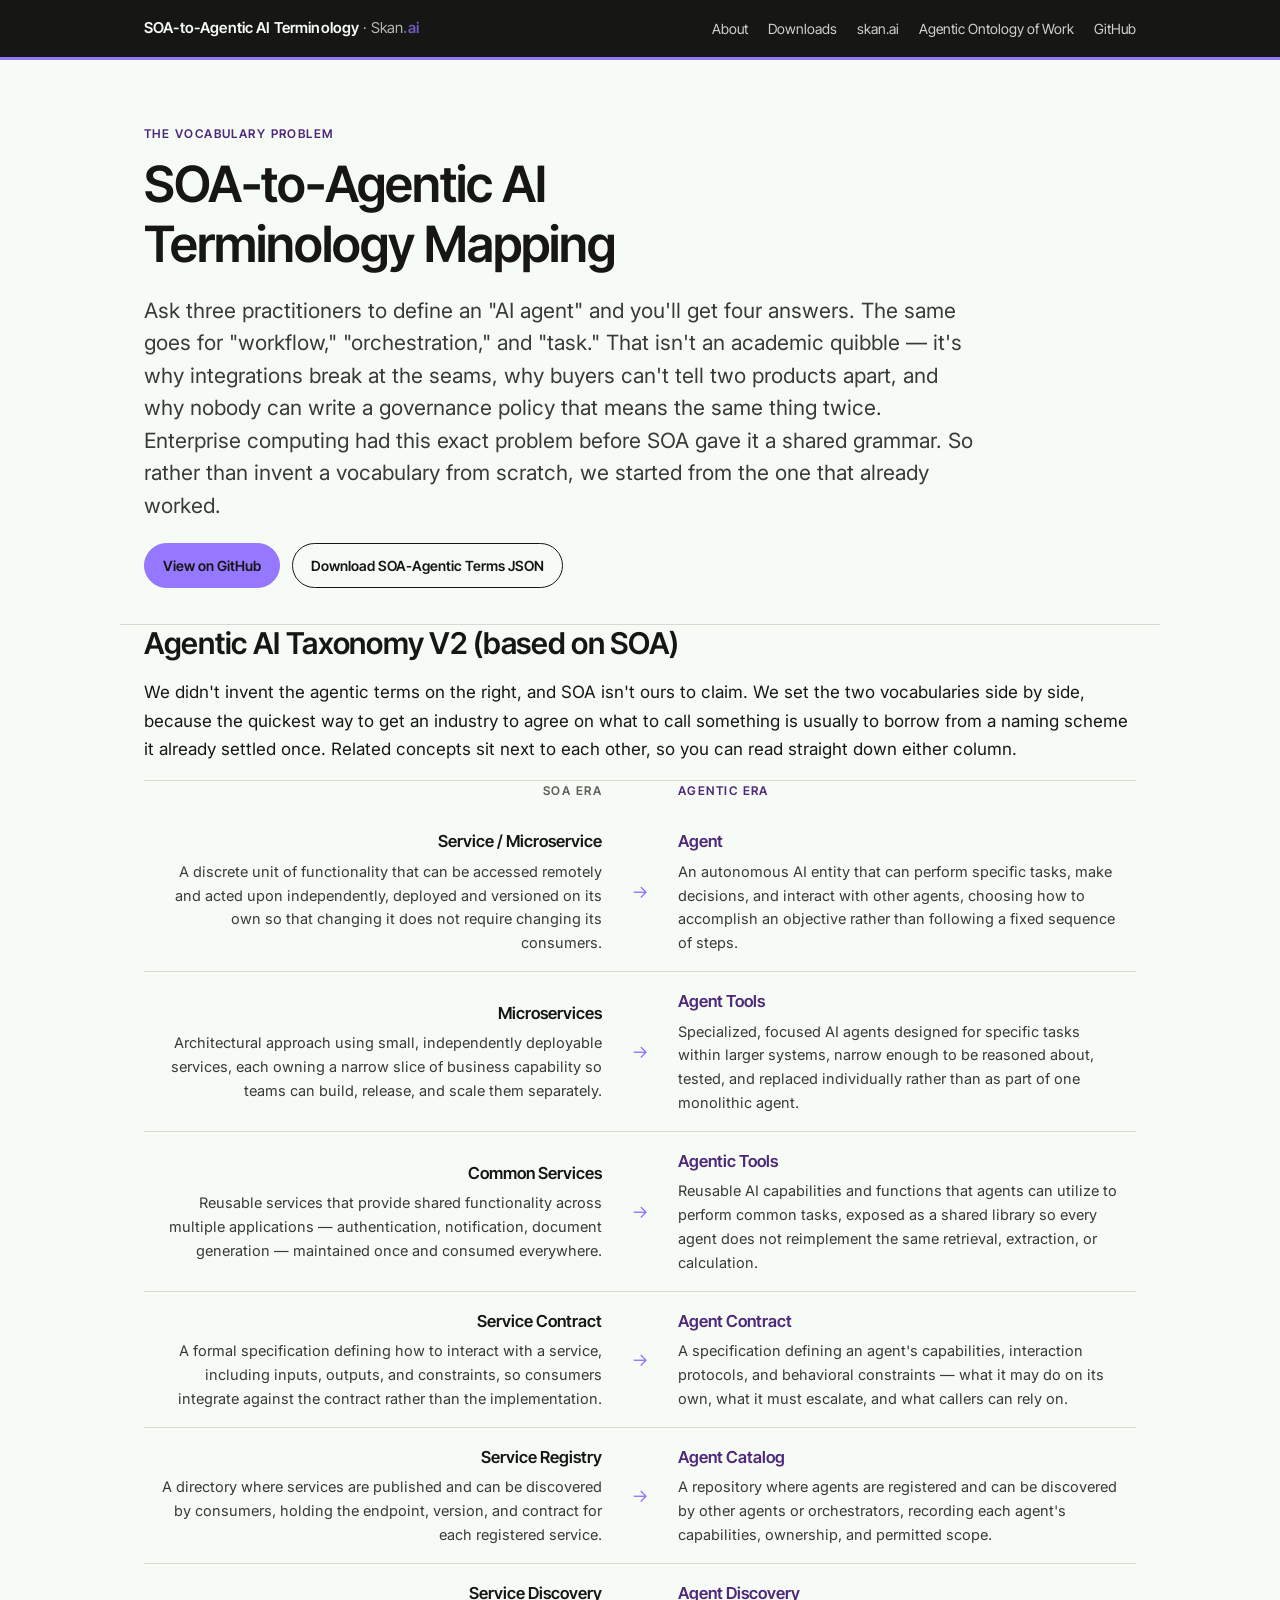
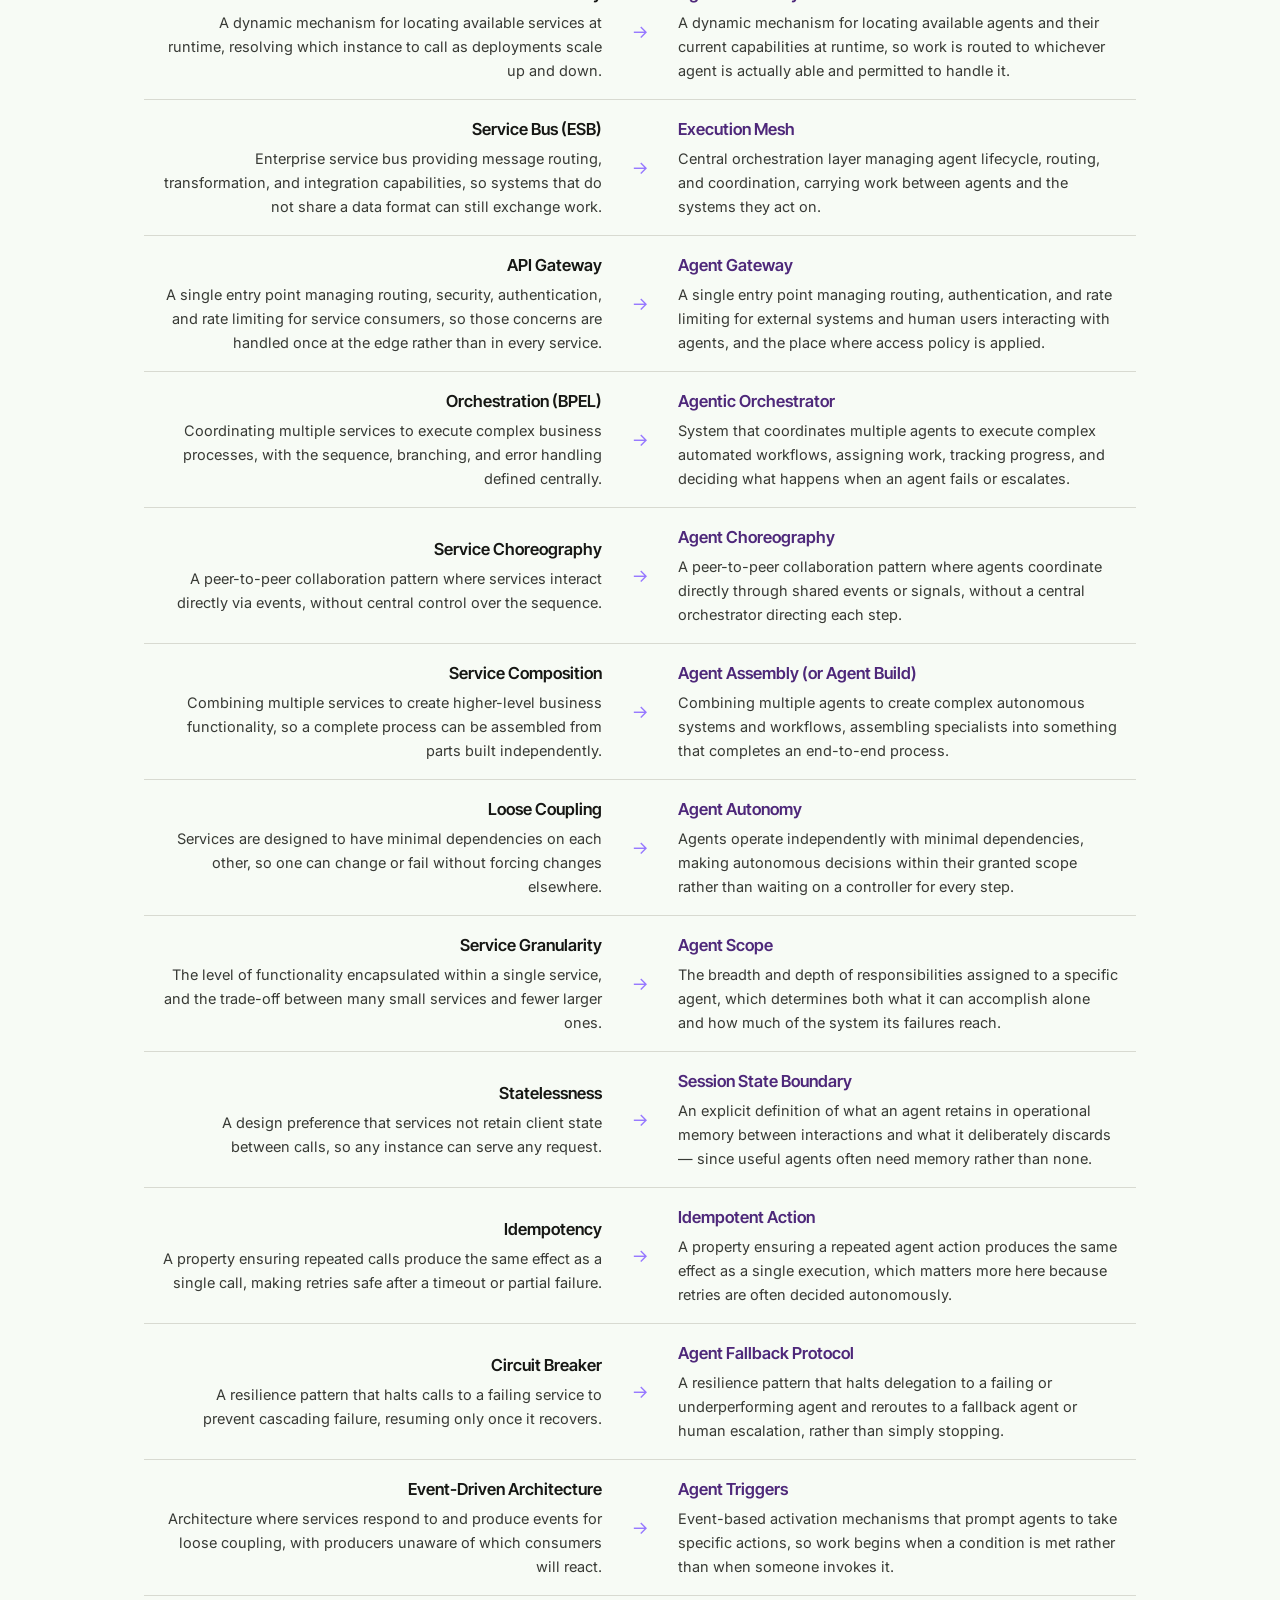
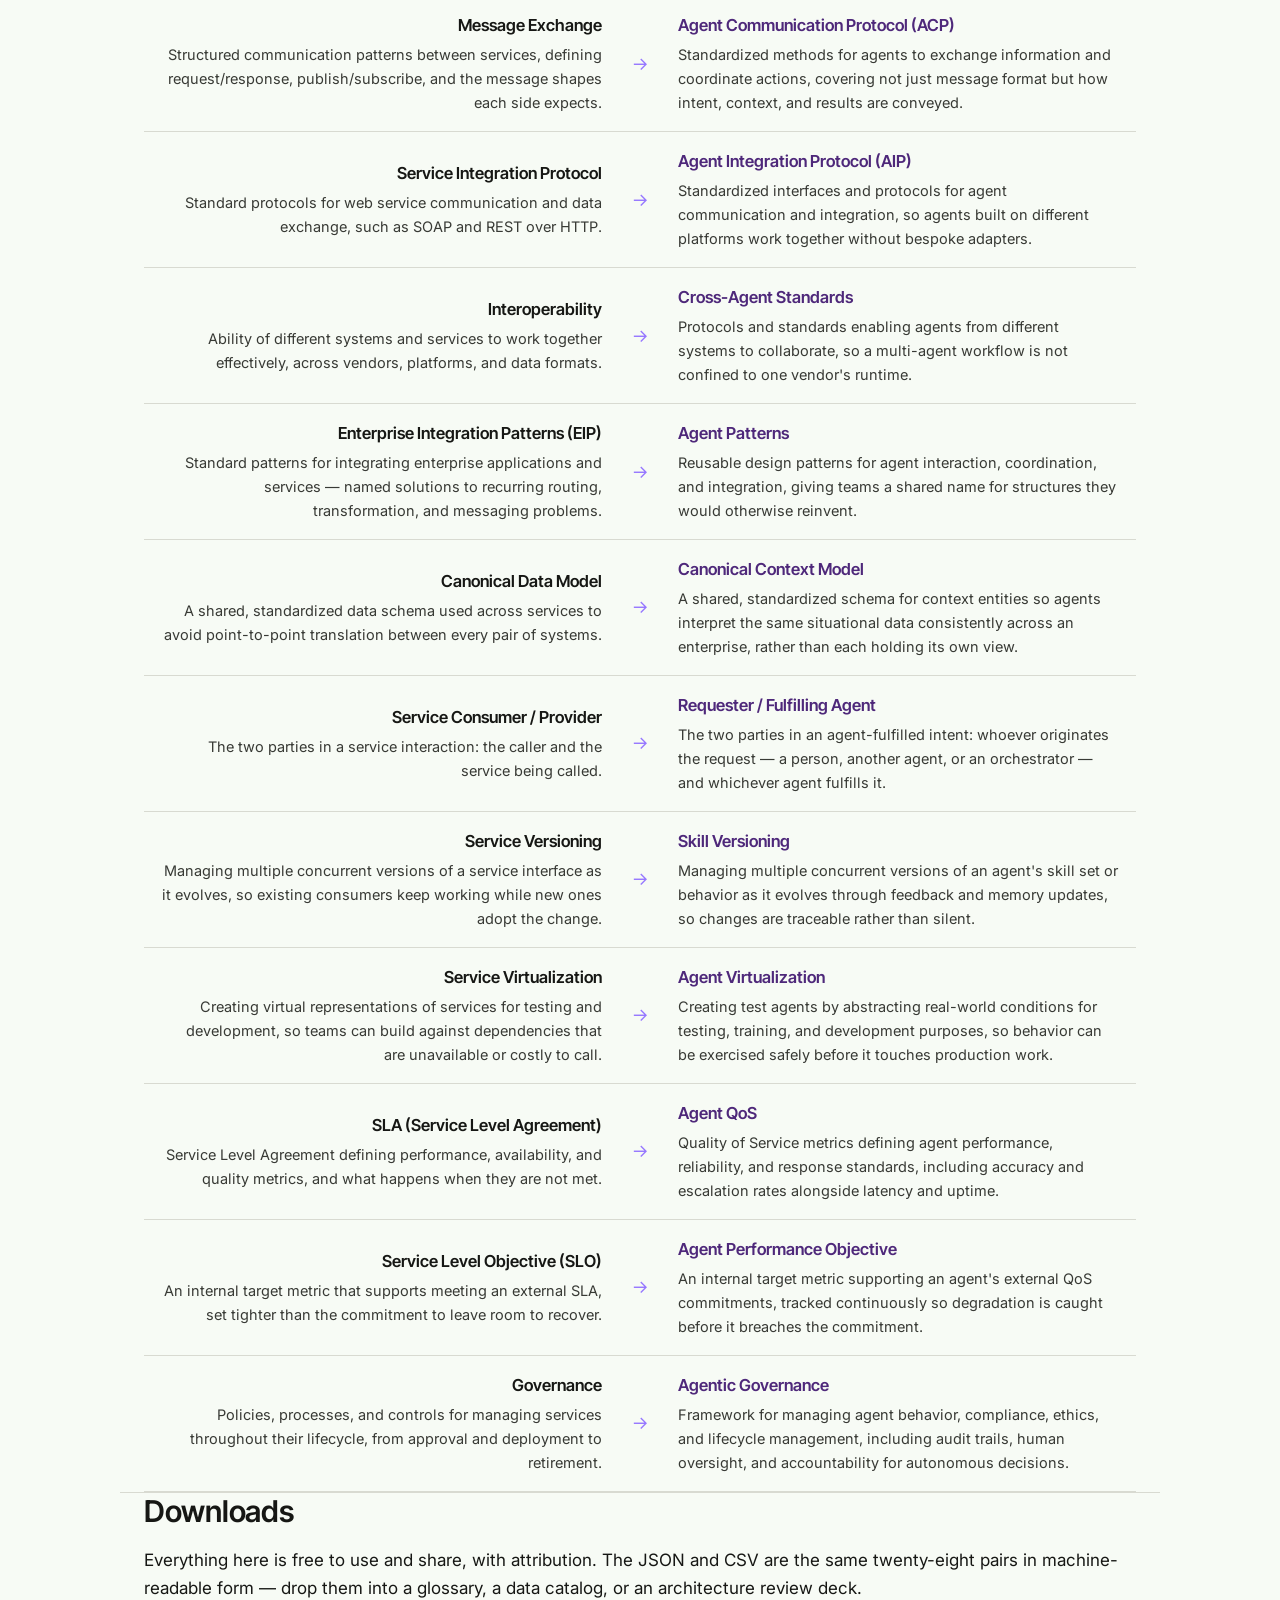
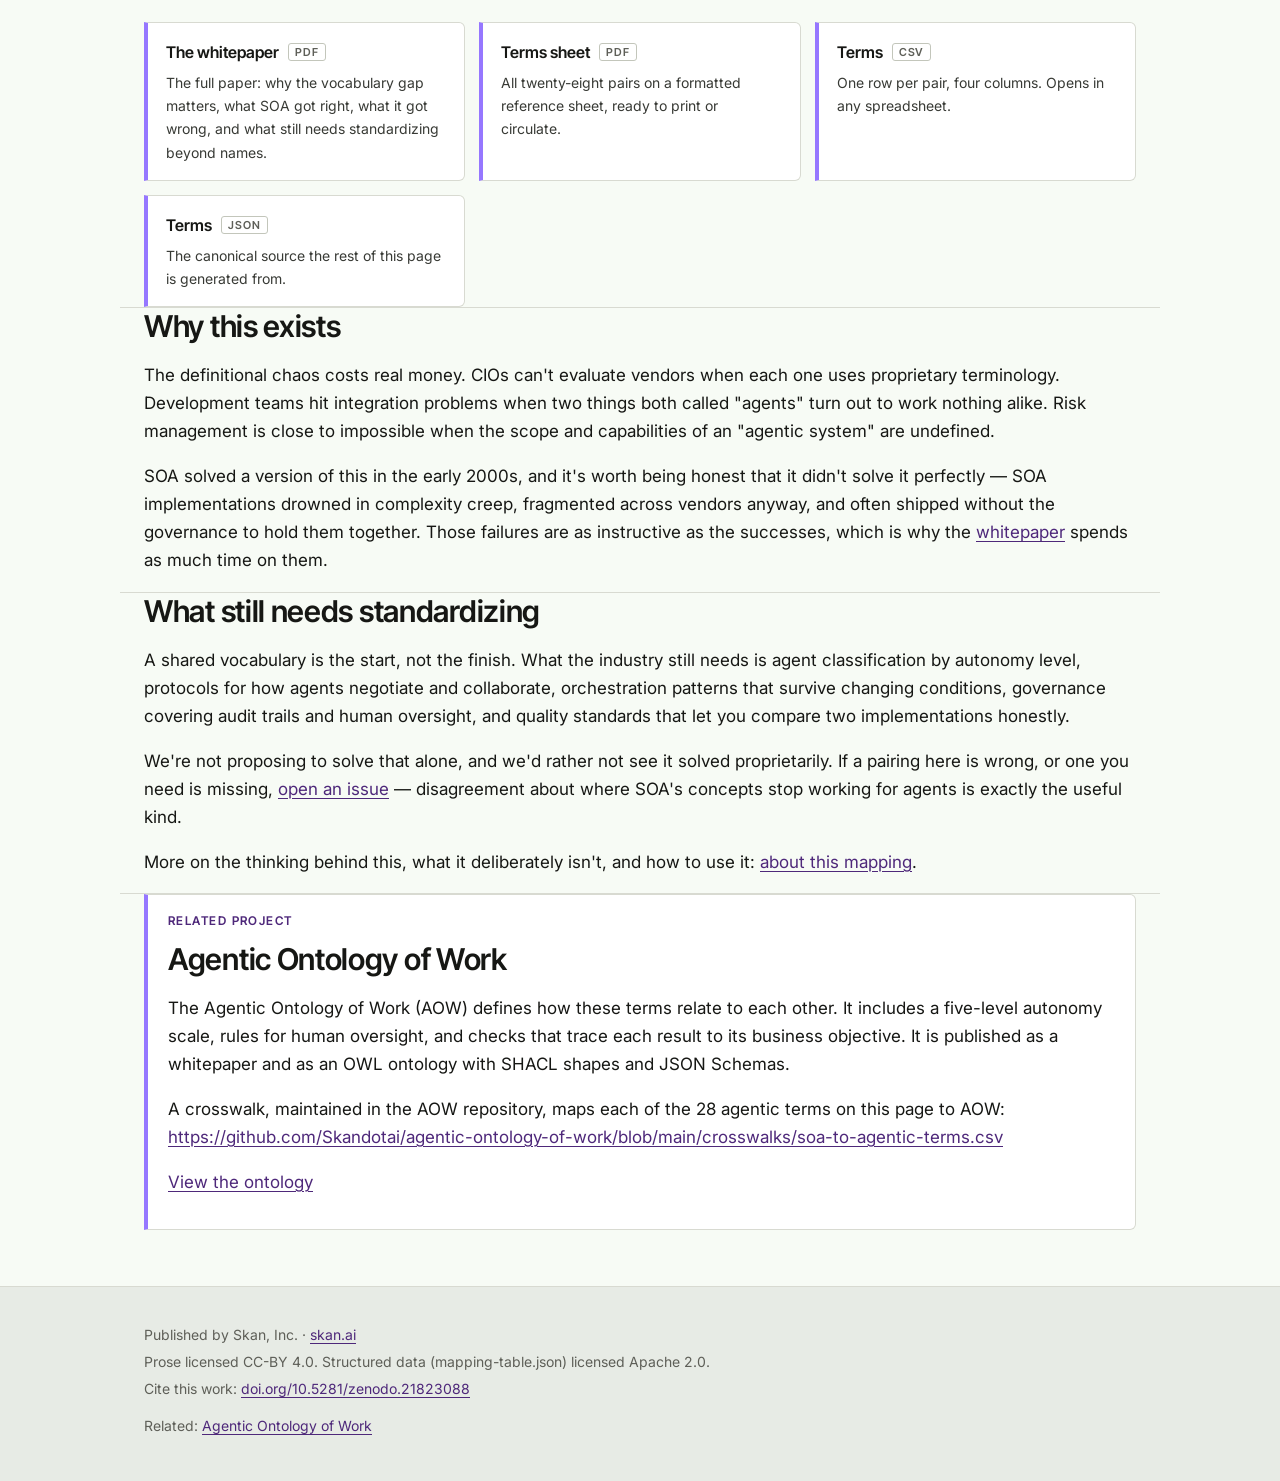
<file: docs/index.html>
<!DOCTYPE html>
<html lang="en">
<head>
<meta charset="UTF-8">
<meta name="viewport" content="width=device-width, initial-scale=1.0">
<title>SOA-to-Agentic AI Terminology Mapping — Skan.ai</title>
<meta name="description" content="Twenty-eight Service-Oriented Architecture concepts translated into their Agentic AI equivalents — a shared vocabulary for the agentic enterprise, from Skan.ai.">
<link rel="icon" href="favicon.ico" sizes="any">
<link rel="icon" href="favicon.png" type="image/png">
<link rel="apple-touch-icon" href="apple-touch-icon.png">
<meta property="og:title" content="SOA-to-Agentic AI Terminology Mapping">
<meta property="og:description" content="Twenty-eight SOA concepts translated into their Agentic AI equivalents — a shared vocabulary for the agentic enterprise, from Skan.ai.">
<meta property="og:type" content="article">
<meta property="og:url" content="https://skandotai.github.io/soa-to-agentic-terms/">
<meta property="og:image" content="https://skandotai.github.io/soa-to-agentic-terms/assets/social-preview.png">
<meta property="og:image:width" content="1280">
<meta property="og:image:height" content="640">
<meta property="og:image:alt" content="Four SOA terms beside their agentic equivalents: Service to Agent, Service Registry to Agent Catalog, SLA to Agent QoS, Circuit Breaker to Agent Fallback.">
<meta property="og:site_name" content="Skan.ai">
<link rel="canonical" href="https://skandotai.github.io/soa-to-agentic-terms/">
<meta name="twitter:card" content="summary_large_image">
<meta name="twitter:title" content="SOA-to-Agentic AI Terminology Mapping">
<meta name="twitter:image" content="https://skandotai.github.io/soa-to-agentic-terms/assets/social-preview.png">
<link rel="preconnect" href="https://fonts.googleapis.com">
<link rel="preconnect" href="https://fonts.gstatic.com" crossorigin>
<link rel="stylesheet" href="https://fonts.googleapis.com/css2?family=Inter:wght@400;500;600&family=Inter+Tight:wght@500;600;700&family=JetBrains+Mono:wght@400&display=swap">
<meta name="theme-color" content="#161714">
<link rel="stylesheet" href="assets/style.css">
<script type="application/ld+json">
{
  "@context": "https://schema.org",
  "@type": "Dataset",
  "name": "SOA-to-Agentic AI Terminology Mapping",
  "description": "Twenty-eight Service-Oriented Architecture concepts translated into their Agentic AI equivalents: a shared vocabulary for the agentic enterprise.",
  "url": "https://skandotai.github.io/soa-to-agentic-terms/",
  "sameAs": "https://github.com/Skandotai/soa-to-agentic-terms",
  "identifier": "https://doi.org/10.5281/zenodo.21823088",
  "version": "2.0.0",
  "datePublished": "2026-08-05",
  "inLanguage": "en",
  "isAccessibleForFree": true,
  "creator": {
    "@type": "Organization",
    "name": "Skan, Inc.",
    "url": "https://www.skan.ai"
  },
  "publisher": {
    "@type": "Organization",
    "name": "Skan, Inc.",
    "url": "https://www.skan.ai"
  },
  "license": [
    "https://creativecommons.org/licenses/by/4.0/",
    "https://www.apache.org/licenses/LICENSE-2.0"
  ],
  "keywords": [
    "agentic AI",
    "service-oriented architecture",
    "terminology",
    "enterprise AI",
    "AI governance"
  ],
  "isRelatedTo": {
    "@type": "Dataset",
    "name": "Agentic Ontology of Work (AOW)",
    "url": "https://skandotai.github.io/agentic-ontology-of-work/",
    "identifier": "https://w3id.org/aow"
  },
  "distribution": [
    {
      "@type": "DataDownload",
      "encodingFormat": "application/json",
      "contentUrl": "https://github.com/Skandotai/soa-to-agentic-terms/blob/main/mapping-table.json"
    },
    {
      "@type": "DataDownload",
      "encodingFormat": "text/csv",
      "contentUrl": "https://skandotai.github.io/soa-to-agentic-terms/downloads/soa-agentic-terms.csv"
    },
    {
      "@type": "DataDownload",
      "encodingFormat": "application/pdf",
      "contentUrl": "https://skandotai.github.io/soa-to-agentic-terms/downloads/soa-agentic-terms.pdf"
    }
  ]
}
</script>
</head>
<body>
<a class="skip" href="#main">Skip to content</a>

<header class="site">
  <div class="wrap">
    <a class="brand" href="index.html">SOA-to-Agentic AI Terminology <span>· Skan<b>.ai</b></span></a>
    <nav aria-label="Site">
      <a href="about/index.html">About</a>
      <a href="#downloads">Downloads</a>
      <a href="https://www.skan.ai" target="_blank" rel="noopener">skan.ai</a>
      <a href="https://skandotai.github.io/agentic-ontology-of-work/">Agentic Ontology of Work</a>
      <a href="https://github.com/Skandotai/soa-to-agentic-terms" target="_blank" rel="noopener">GitHub</a>
    </nav>
  </div>
</header>

<main id="main">
<div class="hero wrap">
  <p class="eyebrow">The vocabulary problem</p>
  <h1 style="max-width: 20ch;">SOA-to-Agentic AI Terminology Mapping</h1>
  <p class="lede">Ask three practitioners to define an "AI agent" and you'll get four answers. The same goes for "workflow," "orchestration," and "task." That isn't an academic quibble — it's why integrations break at the seams, why buyers can't tell two products apart, and why nobody can write a governance policy that means the same thing twice. Enterprise computing had this exact problem before SOA gave it a shared grammar. So rather than invent a vocabulary from scratch, we started from the one that already worked.</p>
  <div class="cta-row">
    <a class="btn primary" href="https://github.com/Skandotai/soa-to-agentic-terms" target="_blank" rel="noopener">View on GitHub</a>
    <a class="btn" href="https://github.com/Skandotai/soa-to-agentic-terms/blob/main/mapping-table.json" target="_blank" rel="noopener">Download SOA-Agentic Terms JSON</a>
  </div>
</div>

<section class="wrap divider-top">
  <h2>Agentic AI Taxonomy V2 (based on SOA)</h2>
  <p>We didn't invent the agentic terms on the right, and SOA isn't ours to claim. We set the two vocabularies side by side, because the quickest way to get an industry to agree on what to call something is usually to borrow from a naming scheme it already settled once. Related concepts sit next to each other, so you can read straight down either column.</p>

  <div class="rosetta">
    <div class="rosetta-header">
      <p class="eyebrow soa">SOA era</p>
      <span></span>
      <p class="eyebrow agentic">Agentic era</p>
    </div>
      <div class="rosetta-row">
        <div class="rosetta-side soa">
          <p class="rosetta-term">Service / Microservice</p>
          <p class="rosetta-desc">A discrete unit of functionality that can be accessed remotely and acted upon independently, deployed and versioned on its own so that changing it does not require changing its consumers.</p>
        </div>
        <div class="rosetta-arrow">&rarr;</div>
        <div class="rosetta-side agentic">
          <p class="rosetta-term">Agent</p>
          <p class="rosetta-desc">An autonomous AI entity that can perform specific tasks, make decisions, and interact with other agents, choosing how to accomplish an objective rather than following a fixed sequence of steps.</p>
        </div>
      </div>
      <div class="rosetta-row">
        <div class="rosetta-side soa">
          <p class="rosetta-term">Microservices</p>
          <p class="rosetta-desc">Architectural approach using small, independently deployable services, each owning a narrow slice of business capability so teams can build, release, and scale them separately.</p>
        </div>
        <div class="rosetta-arrow">&rarr;</div>
        <div class="rosetta-side agentic">
          <p class="rosetta-term">Agent Tools</p>
          <p class="rosetta-desc">Specialized, focused AI agents designed for specific tasks within larger systems, narrow enough to be reasoned about, tested, and replaced individually rather than as part of one monolithic agent.</p>
        </div>
      </div>
      <div class="rosetta-row">
        <div class="rosetta-side soa">
          <p class="rosetta-term">Common Services</p>
          <p class="rosetta-desc">Reusable services that provide shared functionality across multiple applications — authentication, notification, document generation — maintained once and consumed everywhere.</p>
        </div>
        <div class="rosetta-arrow">&rarr;</div>
        <div class="rosetta-side agentic">
          <p class="rosetta-term">Agentic Tools</p>
          <p class="rosetta-desc">Reusable AI capabilities and functions that agents can utilize to perform common tasks, exposed as a shared library so every agent does not reimplement the same retrieval, extraction, or calculation.</p>
        </div>
      </div>
      <div class="rosetta-row">
        <div class="rosetta-side soa">
          <p class="rosetta-term">Service Contract</p>
          <p class="rosetta-desc">A formal specification defining how to interact with a service, including inputs, outputs, and constraints, so consumers integrate against the contract rather than the implementation.</p>
        </div>
        <div class="rosetta-arrow">&rarr;</div>
        <div class="rosetta-side agentic">
          <p class="rosetta-term">Agent Contract</p>
          <p class="rosetta-desc">A specification defining an agent's capabilities, interaction protocols, and behavioral constraints — what it may do on its own, what it must escalate, and what callers can rely on.</p>
        </div>
      </div>
      <div class="rosetta-row">
        <div class="rosetta-side soa">
          <p class="rosetta-term">Service Registry</p>
          <p class="rosetta-desc">A directory where services are published and can be discovered by consumers, holding the endpoint, version, and contract for each registered service.</p>
        </div>
        <div class="rosetta-arrow">&rarr;</div>
        <div class="rosetta-side agentic">
          <p class="rosetta-term">Agent Catalog</p>
          <p class="rosetta-desc">A repository where agents are registered and can be discovered by other agents or orchestrators, recording each agent's capabilities, ownership, and permitted scope.</p>
        </div>
      </div>
      <div class="rosetta-row">
        <div class="rosetta-side soa">
          <p class="rosetta-term">Service Discovery</p>
          <p class="rosetta-desc">A dynamic mechanism for locating available services at runtime, resolving which instance to call as deployments scale up and down.</p>
        </div>
        <div class="rosetta-arrow">&rarr;</div>
        <div class="rosetta-side agentic">
          <p class="rosetta-term">Agent Discovery</p>
          <p class="rosetta-desc">A dynamic mechanism for locating available agents and their current capabilities at runtime, so work is routed to whichever agent is actually able and permitted to handle it.</p>
        </div>
      </div>
      <div class="rosetta-row">
        <div class="rosetta-side soa">
          <p class="rosetta-term">Service Bus (ESB)</p>
          <p class="rosetta-desc">Enterprise service bus providing message routing, transformation, and integration capabilities, so systems that do not share a data format can still exchange work.</p>
        </div>
        <div class="rosetta-arrow">&rarr;</div>
        <div class="rosetta-side agentic">
          <p class="rosetta-term">Execution Mesh</p>
          <p class="rosetta-desc">Central orchestration layer managing agent lifecycle, routing, and coordination, carrying work between agents and the systems they act on.</p>
        </div>
      </div>
      <div class="rosetta-row">
        <div class="rosetta-side soa">
          <p class="rosetta-term">API Gateway</p>
          <p class="rosetta-desc">A single entry point managing routing, security, authentication, and rate limiting for service consumers, so those concerns are handled once at the edge rather than in every service.</p>
        </div>
        <div class="rosetta-arrow">&rarr;</div>
        <div class="rosetta-side agentic">
          <p class="rosetta-term">Agent Gateway</p>
          <p class="rosetta-desc">A single entry point managing routing, authentication, and rate limiting for external systems and human users interacting with agents, and the place where access policy is applied.</p>
        </div>
      </div>
      <div class="rosetta-row">
        <div class="rosetta-side soa">
          <p class="rosetta-term">Orchestration (BPEL)</p>
          <p class="rosetta-desc">Coordinating multiple services to execute complex business processes, with the sequence, branching, and error handling defined centrally.</p>
        </div>
        <div class="rosetta-arrow">&rarr;</div>
        <div class="rosetta-side agentic">
          <p class="rosetta-term">Agentic Orchestrator</p>
          <p class="rosetta-desc">System that coordinates multiple agents to execute complex automated workflows, assigning work, tracking progress, and deciding what happens when an agent fails or escalates.</p>
        </div>
      </div>
      <div class="rosetta-row">
        <div class="rosetta-side soa">
          <p class="rosetta-term">Service Choreography</p>
          <p class="rosetta-desc">A peer-to-peer collaboration pattern where services interact directly via events, without central control over the sequence.</p>
        </div>
        <div class="rosetta-arrow">&rarr;</div>
        <div class="rosetta-side agentic">
          <p class="rosetta-term">Agent Choreography</p>
          <p class="rosetta-desc">A peer-to-peer collaboration pattern where agents coordinate directly through shared events or signals, without a central orchestrator directing each step.</p>
        </div>
      </div>
      <div class="rosetta-row">
        <div class="rosetta-side soa">
          <p class="rosetta-term">Service Composition</p>
          <p class="rosetta-desc">Combining multiple services to create higher-level business functionality, so a complete process can be assembled from parts built independently.</p>
        </div>
        <div class="rosetta-arrow">&rarr;</div>
        <div class="rosetta-side agentic">
          <p class="rosetta-term">Agent Assembly (or Agent Build)</p>
          <p class="rosetta-desc">Combining multiple agents to create complex autonomous systems and workflows, assembling specialists into something that completes an end-to-end process.</p>
        </div>
      </div>
      <div class="rosetta-row">
        <div class="rosetta-side soa">
          <p class="rosetta-term">Loose Coupling</p>
          <p class="rosetta-desc">Services are designed to have minimal dependencies on each other, so one can change or fail without forcing changes elsewhere.</p>
        </div>
        <div class="rosetta-arrow">&rarr;</div>
        <div class="rosetta-side agentic">
          <p class="rosetta-term">Agent Autonomy</p>
          <p class="rosetta-desc">Agents operate independently with minimal dependencies, making autonomous decisions within their granted scope rather than waiting on a controller for every step.</p>
        </div>
      </div>
      <div class="rosetta-row">
        <div class="rosetta-side soa">
          <p class="rosetta-term">Service Granularity</p>
          <p class="rosetta-desc">The level of functionality encapsulated within a single service, and the trade-off between many small services and fewer larger ones.</p>
        </div>
        <div class="rosetta-arrow">&rarr;</div>
        <div class="rosetta-side agentic">
          <p class="rosetta-term">Agent Scope</p>
          <p class="rosetta-desc">The breadth and depth of responsibilities assigned to a specific agent, which determines both what it can accomplish alone and how much of the system its failures reach.</p>
        </div>
      </div>
      <div class="rosetta-row">
        <div class="rosetta-side soa">
          <p class="rosetta-term">Statelessness</p>
          <p class="rosetta-desc">A design preference that services not retain client state between calls, so any instance can serve any request.</p>
        </div>
        <div class="rosetta-arrow">&rarr;</div>
        <div class="rosetta-side agentic">
          <p class="rosetta-term">Session State Boundary</p>
          <p class="rosetta-desc">An explicit definition of what an agent retains in operational memory between interactions and what it deliberately discards — since useful agents often need memory rather than none.</p>
        </div>
      </div>
      <div class="rosetta-row">
        <div class="rosetta-side soa">
          <p class="rosetta-term">Idempotency</p>
          <p class="rosetta-desc">A property ensuring repeated calls produce the same effect as a single call, making retries safe after a timeout or partial failure.</p>
        </div>
        <div class="rosetta-arrow">&rarr;</div>
        <div class="rosetta-side agentic">
          <p class="rosetta-term">Idempotent Action</p>
          <p class="rosetta-desc">A property ensuring a repeated agent action produces the same effect as a single execution, which matters more here because retries are often decided autonomously.</p>
        </div>
      </div>
      <div class="rosetta-row">
        <div class="rosetta-side soa">
          <p class="rosetta-term">Circuit Breaker</p>
          <p class="rosetta-desc">A resilience pattern that halts calls to a failing service to prevent cascading failure, resuming only once it recovers.</p>
        </div>
        <div class="rosetta-arrow">&rarr;</div>
        <div class="rosetta-side agentic">
          <p class="rosetta-term">Agent Fallback Protocol</p>
          <p class="rosetta-desc">A resilience pattern that halts delegation to a failing or underperforming agent and reroutes to a fallback agent or human escalation, rather than simply stopping.</p>
        </div>
      </div>
      <div class="rosetta-row">
        <div class="rosetta-side soa">
          <p class="rosetta-term">Event-Driven Architecture</p>
          <p class="rosetta-desc">Architecture where services respond to and produce events for loose coupling, with producers unaware of which consumers will react.</p>
        </div>
        <div class="rosetta-arrow">&rarr;</div>
        <div class="rosetta-side agentic">
          <p class="rosetta-term">Agent Triggers</p>
          <p class="rosetta-desc">Event-based activation mechanisms that prompt agents to take specific actions, so work begins when a condition is met rather than when someone invokes it.</p>
        </div>
      </div>
      <div class="rosetta-row">
        <div class="rosetta-side soa">
          <p class="rosetta-term">Message Exchange</p>
          <p class="rosetta-desc">Structured communication patterns between services, defining request/response, publish/subscribe, and the message shapes each side expects.</p>
        </div>
        <div class="rosetta-arrow">&rarr;</div>
        <div class="rosetta-side agentic">
          <p class="rosetta-term">Agent Communication Protocol (ACP)</p>
          <p class="rosetta-desc">Standardized methods for agents to exchange information and coordinate actions, covering not just message format but how intent, context, and results are conveyed.</p>
        </div>
      </div>
      <div class="rosetta-row">
        <div class="rosetta-side soa">
          <p class="rosetta-term">Service Integration Protocol</p>
          <p class="rosetta-desc">Standard protocols for web service communication and data exchange, such as SOAP and REST over HTTP.</p>
        </div>
        <div class="rosetta-arrow">&rarr;</div>
        <div class="rosetta-side agentic">
          <p class="rosetta-term">Agent Integration Protocol (AIP)</p>
          <p class="rosetta-desc">Standardized interfaces and protocols for agent communication and integration, so agents built on different platforms work together without bespoke adapters.</p>
        </div>
      </div>
      <div class="rosetta-row">
        <div class="rosetta-side soa">
          <p class="rosetta-term">Interoperability</p>
          <p class="rosetta-desc">Ability of different systems and services to work together effectively, across vendors, platforms, and data formats.</p>
        </div>
        <div class="rosetta-arrow">&rarr;</div>
        <div class="rosetta-side agentic">
          <p class="rosetta-term">Cross-Agent Standards</p>
          <p class="rosetta-desc">Protocols and standards enabling agents from different systems to collaborate, so a multi-agent workflow is not confined to one vendor's runtime.</p>
        </div>
      </div>
      <div class="rosetta-row">
        <div class="rosetta-side soa">
          <p class="rosetta-term">Enterprise Integration Patterns (EIP)</p>
          <p class="rosetta-desc">Standard patterns for integrating enterprise applications and services — named solutions to recurring routing, transformation, and messaging problems.</p>
        </div>
        <div class="rosetta-arrow">&rarr;</div>
        <div class="rosetta-side agentic">
          <p class="rosetta-term">Agent Patterns</p>
          <p class="rosetta-desc">Reusable design patterns for agent interaction, coordination, and integration, giving teams a shared name for structures they would otherwise reinvent.</p>
        </div>
      </div>
      <div class="rosetta-row">
        <div class="rosetta-side soa">
          <p class="rosetta-term">Canonical Data Model</p>
          <p class="rosetta-desc">A shared, standardized data schema used across services to avoid point-to-point translation between every pair of systems.</p>
        </div>
        <div class="rosetta-arrow">&rarr;</div>
        <div class="rosetta-side agentic">
          <p class="rosetta-term">Canonical Context Model</p>
          <p class="rosetta-desc">A shared, standardized schema for context entities so agents interpret the same situational data consistently across an enterprise, rather than each holding its own view.</p>
        </div>
      </div>
      <div class="rosetta-row">
        <div class="rosetta-side soa">
          <p class="rosetta-term">Service Consumer / Provider</p>
          <p class="rosetta-desc">The two parties in a service interaction: the caller and the service being called.</p>
        </div>
        <div class="rosetta-arrow">&rarr;</div>
        <div class="rosetta-side agentic">
          <p class="rosetta-term">Requester / Fulfilling Agent</p>
          <p class="rosetta-desc">The two parties in an agent-fulfilled intent: whoever originates the request — a person, another agent, or an orchestrator — and whichever agent fulfills it.</p>
        </div>
      </div>
      <div class="rosetta-row">
        <div class="rosetta-side soa">
          <p class="rosetta-term">Service Versioning</p>
          <p class="rosetta-desc">Managing multiple concurrent versions of a service interface as it evolves, so existing consumers keep working while new ones adopt the change.</p>
        </div>
        <div class="rosetta-arrow">&rarr;</div>
        <div class="rosetta-side agentic">
          <p class="rosetta-term">Skill Versioning</p>
          <p class="rosetta-desc">Managing multiple concurrent versions of an agent's skill set or behavior as it evolves through feedback and memory updates, so changes are traceable rather than silent.</p>
        </div>
      </div>
      <div class="rosetta-row">
        <div class="rosetta-side soa">
          <p class="rosetta-term">Service Virtualization</p>
          <p class="rosetta-desc">Creating virtual representations of services for testing and development, so teams can build against dependencies that are unavailable or costly to call.</p>
        </div>
        <div class="rosetta-arrow">&rarr;</div>
        <div class="rosetta-side agentic">
          <p class="rosetta-term">Agent Virtualization</p>
          <p class="rosetta-desc">Creating test agents by abstracting real-world conditions for testing, training, and development purposes, so behavior can be exercised safely before it touches production work.</p>
        </div>
      </div>
      <div class="rosetta-row">
        <div class="rosetta-side soa">
          <p class="rosetta-term">SLA (Service Level Agreement)</p>
          <p class="rosetta-desc">Service Level Agreement defining performance, availability, and quality metrics, and what happens when they are not met.</p>
        </div>
        <div class="rosetta-arrow">&rarr;</div>
        <div class="rosetta-side agentic">
          <p class="rosetta-term">Agent QoS</p>
          <p class="rosetta-desc">Quality of Service metrics defining agent performance, reliability, and response standards, including accuracy and escalation rates alongside latency and uptime.</p>
        </div>
      </div>
      <div class="rosetta-row">
        <div class="rosetta-side soa">
          <p class="rosetta-term">Service Level Objective (SLO)</p>
          <p class="rosetta-desc">An internal target metric that supports meeting an external SLA, set tighter than the commitment to leave room to recover.</p>
        </div>
        <div class="rosetta-arrow">&rarr;</div>
        <div class="rosetta-side agentic">
          <p class="rosetta-term">Agent Performance Objective</p>
          <p class="rosetta-desc">An internal target metric supporting an agent's external QoS commitments, tracked continuously so degradation is caught before it breaches the commitment.</p>
        </div>
      </div>
      <div class="rosetta-row">
        <div class="rosetta-side soa">
          <p class="rosetta-term">Governance</p>
          <p class="rosetta-desc">Policies, processes, and controls for managing services throughout their lifecycle, from approval and deployment to retirement.</p>
        </div>
        <div class="rosetta-arrow">&rarr;</div>
        <div class="rosetta-side agentic">
          <p class="rosetta-term">Agentic Governance</p>
          <p class="rosetta-desc">Framework for managing agent behavior, compliance, ethics, and lifecycle management, including audit trails, human oversight, and accountability for autonomous decisions.</p>
        </div>
      </div>
  </div>
</section>

<section class="wrap divider-top" id="downloads">
  <h2>Downloads</h2>
  <p>Everything here is free to use and share, with attribution. The JSON and CSV are the same twenty-eight pairs in machine-readable form — drop them into a glossary, a data catalog, or an architecture review deck.</p>

  <div class="download-grid">
    <a class="download" href="downloads/skan-agentic-ai-terminology-whitepaper.pdf">
      <p class="dl-name">The whitepaper <span class="dl-meta">PDF</span></p>
      <p class="dl-desc">The full paper: why the vocabulary gap matters, what SOA got right, what it got wrong, and what still needs standardizing beyond names.</p>
    </a>
    <a class="download" href="downloads/soa-agentic-terms.pdf">
      <p class="dl-name">Terms sheet <span class="dl-meta">PDF</span></p>
      <p class="dl-desc">All twenty-eight pairs on a formatted reference sheet, ready to print or circulate.</p>
    </a>
    <a class="download" href="downloads/soa-agentic-terms.csv">
      <p class="dl-name">Terms <span class="dl-meta">CSV</span></p>
      <p class="dl-desc">One row per pair, four columns. Opens in any spreadsheet.</p>
    </a>
    <a class="download" href="https://github.com/Skandotai/soa-to-agentic-terms/blob/main/mapping-table.json" target="_blank" rel="noopener">
      <p class="dl-name">Terms <span class="dl-meta">JSON</span></p>
      <p class="dl-desc">The canonical source the rest of this page is generated from.</p>
    </a>
  </div>
</section>

<section class="wrap divider-top">
  <h2>Why this exists</h2>
  <p>The definitional chaos costs real money. CIOs can't evaluate vendors when each one uses proprietary terminology. Development teams hit integration problems when two things both called "agents" turn out to work nothing alike. Risk management is close to impossible when the scope and capabilities of an "agentic system" are undefined.</p>
  <p>SOA solved a version of this in the early 2000s, and it's worth being honest that it didn't solve it perfectly — SOA implementations drowned in complexity creep, fragmented across vendors anyway, and often shipped without the governance to hold them together. Those failures are as instructive as the successes, which is why the <a href="downloads/skan-agentic-ai-terminology-whitepaper.pdf">whitepaper</a> spends as much time on them.</p>
</section>

<section class="wrap divider-top">
  <h2>What still needs standardizing</h2>
  <p>A shared vocabulary is the start, not the finish. What the industry still needs is agent classification by autonomy level, protocols for how agents negotiate and collaborate, orchestration patterns that survive changing conditions, governance covering audit trails and human oversight, and quality standards that let you compare two implementations honestly.</p>
  <p>We're not proposing to solve that alone, and we'd rather not see it solved proprietarily. If a pairing here is wrong, or one you need is missing, <a href="https://github.com/Skandotai/soa-to-agentic-terms/issues" target="_blank" rel="noopener">open an issue</a> — disagreement about where SOA's concepts stop working for agents is exactly the useful kind.</p>
  <p>More on the thinking behind this, what it deliberately isn't, and how to use it: <a href="about/index.html">about this mapping</a>.</p>
</section>

<section class="wrap divider-top" id="next">
  <div class="callout">
    <p class="eyebrow">Related project</p>
    <h2>Agentic Ontology of Work</h2>
    <p>The Agentic Ontology of Work (AOW) defines how these terms relate to each other. It includes a five-level autonomy scale, rules for human oversight, and checks that trace each result to its business objective. It is published as a whitepaper and as an OWL ontology with SHACL shapes and JSON Schemas.</p>
    <p>A crosswalk, maintained in the AOW repository, maps each of the 28 agentic terms on this page to AOW: <a href="https://github.com/Skandotai/agentic-ontology-of-work/blob/main/crosswalks/soa-to-agentic-terms.csv">https://github.com/Skandotai/agentic-ontology-of-work/blob/main/crosswalks/soa-to-agentic-terms.csv</a></p>
    <p><a href="https://skandotai.github.io/agentic-ontology-of-work/">View the ontology</a></p>
  </div>
</section>

</main>

<footer class="site">
  <div class="wrap">
    <p>Published by Skan, Inc. · <a href="https://www.skan.ai">skan.ai</a></p>
    <p>Prose licensed CC-BY 4.0. Structured data (mapping-table.json) licensed Apache 2.0.</p>
    <p>Cite this work: <a href="https://doi.org/10.5281/zenodo.21823088">doi.org/10.5281/zenodo.21823088</a></p>
    <p class="family">Related: <a href="https://skandotai.github.io/agentic-ontology-of-work/">Agentic Ontology of Work</a></p>
  </div>
</footer>

</body>
</html>
</file>
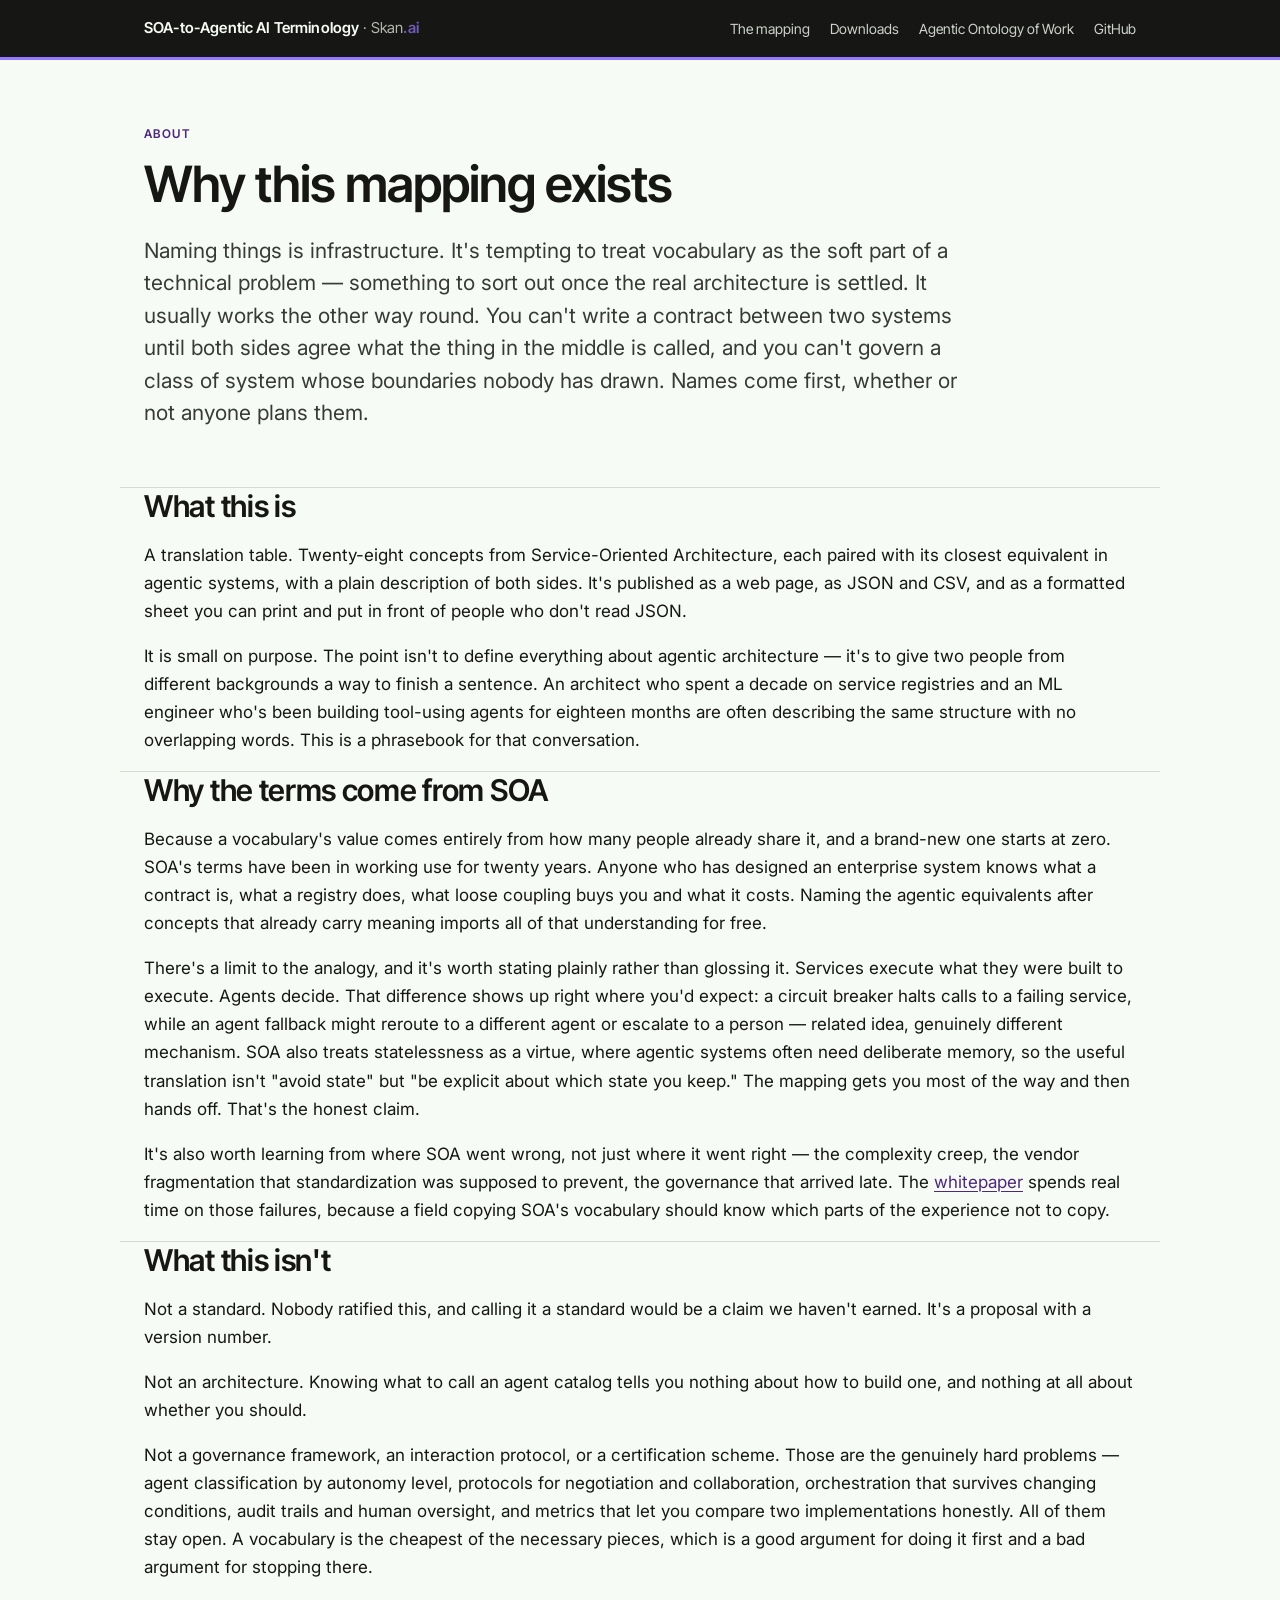
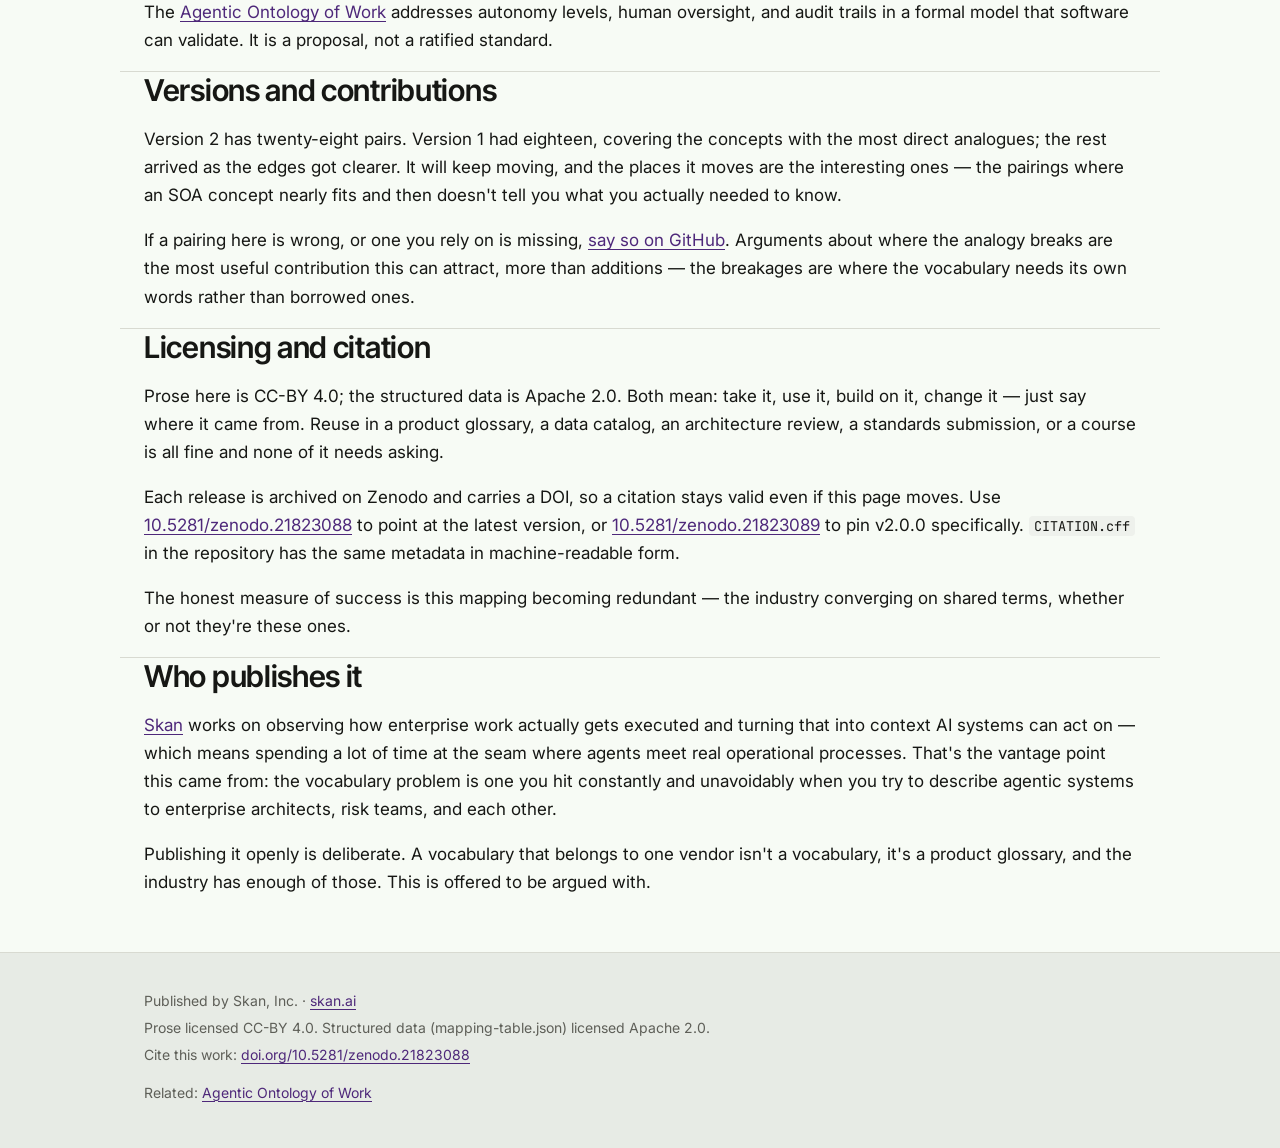
<file: docs/about/index.html>
<!DOCTYPE html>
<html lang="en">
<head>
<meta charset="UTF-8">
<meta name="viewport" content="width=device-width, initial-scale=1.0">
<title>Why this mapping exists — SOA-to-Agentic AI Terminology</title>
<meta name="description" content="Why a shared vocabulary for agentic AI matters, why it borrows from Service-Oriented Architecture, and what this mapping is and isn't.">
<link rel="icon" href="../favicon.ico" sizes="any">
<link rel="icon" href="../favicon.png" type="image/png">
<link rel="apple-touch-icon" href="../apple-touch-icon.png">
<meta property="og:title" content="Why this mapping exists — SOA-to-Agentic AI Terminology">
<meta property="og:description" content="Why a shared vocabulary for agentic AI matters, and what this mapping is and isn't.">
<meta property="og:type" content="article">
<meta property="og:url" content="https://skandotai.github.io/soa-to-agentic-terms/about/">
<meta property="og:image" content="https://skandotai.github.io/soa-to-agentic-terms/assets/social-preview.png">
<meta property="og:image:width" content="1280">
<meta property="og:image:height" content="640">
<meta property="og:image:alt" content="Four SOA terms beside their agentic equivalents: Service to Agent, Service Registry to Agent Catalog, SLA to Agent QoS, Circuit Breaker to Agent Fallback.">
<meta property="og:site_name" content="Skan.ai">
<meta name="twitter:card" content="summary_large_image">
<meta name="twitter:title" content="Why this mapping exists — SOA-to-Agentic AI Terminology">
<meta name="twitter:image" content="https://skandotai.github.io/soa-to-agentic-terms/assets/social-preview.png">
<link rel="preconnect" href="https://fonts.googleapis.com">
<link rel="preconnect" href="https://fonts.gstatic.com" crossorigin>
<link rel="stylesheet" href="https://fonts.googleapis.com/css2?family=Inter:wght@400;500;600&family=Inter+Tight:wght@500;600;700&family=JetBrains+Mono:wght@400&display=swap">
<meta name="theme-color" content="#161714">
<link rel="stylesheet" href="../assets/style.css">
</head>
<body>
<a class="skip" href="#main">Skip to content</a>

<header class="site">
  <div class="wrap">
    <a class="brand" href="../index.html">SOA-to-Agentic AI Terminology <span>· Skan<b>.ai</b></span></a>
    <nav aria-label="Site">
      <a href="../index.html">The mapping</a>
      <a href="../index.html#downloads">Downloads</a>
      <a href="https://skandotai.github.io/agentic-ontology-of-work/">Agentic Ontology of Work</a>
      <a href="https://github.com/Skandotai/soa-to-agentic-terms" target="_blank" rel="noopener">GitHub</a>
    </nav>
  </div>
</header>

<main id="main">
<div class="hero wrap">
  <p class="eyebrow">About</p>
  <h1 style="max-width: 24ch;">Why this mapping exists</h1>
  <p class="lede">Naming things is infrastructure. It's tempting to treat vocabulary as the soft part of a technical problem — something to sort out once the real architecture is settled. It usually works the other way round. You can't write a contract between two systems until both sides agree what the thing in the middle is called, and you can't govern a class of system whose boundaries nobody has drawn. Names come first, whether or not anyone plans them.</p>
</div>

<section class="wrap divider-top">
  <h2>What this is</h2>
  <p>A translation table. Twenty-eight concepts from Service-Oriented Architecture, each paired with its closest equivalent in agentic systems, with a plain description of both sides. It's published as a web page, as JSON and CSV, and as a formatted sheet you can print and put in front of people who don't read JSON.</p>
  <p>It is small on purpose. The point isn't to define everything about agentic architecture — it's to give two people from different backgrounds a way to finish a sentence. An architect who spent a decade on service registries and an ML engineer who's been building tool-using agents for eighteen months are often describing the same structure with no overlapping words. This is a phrasebook for that conversation.</p>
</section>

<section class="wrap divider-top">
  <h2>Why the terms come from SOA</h2>
  <p>Because a vocabulary's value comes entirely from how many people already share it, and a brand-new one starts at zero. SOA's terms have been in working use for twenty years. Anyone who has designed an enterprise system knows what a contract is, what a registry does, what loose coupling buys you and what it costs. Naming the agentic equivalents after concepts that already carry meaning imports all of that understanding for free.</p>
  <p>There's a limit to the analogy, and it's worth stating plainly rather than glossing it. Services execute what they were built to execute. Agents decide. That difference shows up right where you'd expect: a circuit breaker halts calls to a failing service, while an agent fallback might reroute to a different agent or escalate to a person — related idea, genuinely different mechanism. SOA also treats statelessness as a virtue, where agentic systems often need deliberate memory, so the useful translation isn't "avoid state" but "be explicit about which state you keep." The mapping gets you most of the way and then hands off. That's the honest claim.</p>
  <p>It's also worth learning from where SOA went wrong, not just where it went right — the complexity creep, the vendor fragmentation that standardization was supposed to prevent, the governance that arrived late. The <a href="../downloads/skan-agentic-ai-terminology-whitepaper.pdf">whitepaper</a> spends real time on those failures, because a field copying SOA's vocabulary should know which parts of the experience not to copy.</p>
</section>

<section class="wrap divider-top">
  <h2>What this isn't</h2>
  <p>Not a standard. Nobody ratified this, and calling it a standard would be a claim we haven't earned. It's a proposal with a version number.</p>
  <p>Not an architecture. Knowing what to call an agent catalog tells you nothing about how to build one, and nothing at all about whether you should.</p>
  <p>Not a governance framework, an interaction protocol, or a certification scheme. Those are the genuinely hard problems — agent classification by autonomy level, protocols for negotiation and collaboration, orchestration that survives changing conditions, audit trails and human oversight, and metrics that let you compare two implementations honestly. All of them stay open. A vocabulary is the cheapest of the necessary pieces, which is a good argument for doing it first and a bad argument for stopping there.</p>
  <p>The <a href="https://skandotai.github.io/agentic-ontology-of-work/">Agentic Ontology of Work</a> addresses autonomy levels, human oversight, and audit trails in a formal model that software can validate. It is a proposal, not a ratified standard.</p>
</section>

<section class="wrap divider-top">
  <h2>Versions and contributions</h2>
  <p>Version 2 has twenty-eight pairs. Version 1 had eighteen, covering the concepts with the most direct analogues; the rest arrived as the edges got clearer. It will keep moving, and the places it moves are the interesting ones — the pairings where an SOA concept nearly fits and then doesn't tell you what you actually needed to know.</p>
  <p>If a pairing here is wrong, or one you rely on is missing, <a href="https://github.com/Skandotai/soa-to-agentic-terms/issues" target="_blank" rel="noopener">say so on GitHub</a>. Arguments about where the analogy breaks are the most useful contribution this can attract, more than additions — the breakages are where the vocabulary needs its own words rather than borrowed ones.</p>
</section>

<section class="wrap divider-top">
  <h2>Licensing and citation</h2>
  <p>Prose here is CC-BY 4.0; the structured data is Apache 2.0. Both mean: take it, use it, build on it, change it — just say where it came from. Reuse in a product glossary, a data catalog, an architecture review, a standards submission, or a course is all fine and none of it needs asking.</p>
  <p>Each release is archived on Zenodo and carries a DOI, so a citation stays valid even if this page moves. Use <a href="https://doi.org/10.5281/zenodo.21823088" target="_blank" rel="noopener">10.5281/zenodo.21823088</a> to point at the latest version, or <a href="https://doi.org/10.5281/zenodo.21823089" target="_blank" rel="noopener">10.5281/zenodo.21823089</a> to pin v2.0.0 specifically. <code>CITATION.cff</code> in the repository has the same metadata in machine-readable form.</p>
  <p>The honest measure of success is this mapping becoming redundant — the industry converging on shared terms, whether or not they're these ones.</p>
</section>

<section class="wrap divider-top">
  <h2>Who publishes it</h2>
  <p><a href="https://www.skan.ai" target="_blank" rel="noopener">Skan</a> works on observing how enterprise work actually gets executed and turning that into context AI systems can act on — which means spending a lot of time at the seam where agents meet real operational processes. That's the vantage point this came from: the vocabulary problem is one you hit constantly and unavoidably when you try to describe agentic systems to enterprise architects, risk teams, and each other.</p>
  <p>Publishing it openly is deliberate. A vocabulary that belongs to one vendor isn't a vocabulary, it's a product glossary, and the industry has enough of those. This is offered to be argued with.</p>
</section>

</main>

<footer class="site">
  <div class="wrap">
    <p>Published by Skan, Inc. · <a href="https://www.skan.ai">skan.ai</a></p>
    <p>Prose licensed CC-BY 4.0. Structured data (mapping-table.json) licensed Apache 2.0.</p>
    <p>Cite this work: <a href="https://doi.org/10.5281/zenodo.21823088">doi.org/10.5281/zenodo.21823088</a></p>
    <p class="family">Related: <a href="https://skandotai.github.io/agentic-ontology-of-work/">Agentic Ontology of Work</a></p>
  </div>
</footer>

</body>
</html>
</file>
<file: docs/assets/style.css>
/*
 * Shared stylesheet for Skan.ai's open agentic-AI reference projects
 * (the Agentic Ontology of Work and the SOA-to-Agentic terminology mapping).
 * Palette follows skan.ai: grape and amethyst accents on stone neutrals,
 * with night for dark surfaces. Typefaces are open substitutes for the
 * brand's commercial fonts.
 */

:root {
  --grape: #9677ff;
  --amethyst: #4e287a;
  --night: #161714;
  --sky: #97c8ff;
  --coral: #ff5a5a;
  --stone-25: #f7fbf5;
  --stone-50: #e7ebe5;
  --stone-75: #d8dad1;
  --stone-100: #c3c6bb;
  --sand-25: #f6f4f0;

  --bg: var(--stone-25);
  --surface: #ffffff;
  --surface-2: var(--stone-50);
  --ink: var(--night);
  --ink-2: #383a35;
  --muted: #5e5f58;
  --rule: var(--stone-75);
  --rule-strong: var(--stone-100);
  --link: var(--amethyst);
  --link-hover: #7a4fc0;
  --accent: var(--grape);
  --accent-ink: var(--night);
  --header-bg: var(--night);
  --header-ink: var(--stone-25);
  --code-bg: #eef1ec;

  --layer-perception: var(--sky);
  --layer-cognition: var(--grape);
  --layer-execution: var(--amethyst);
  --layer-assurance: var(--coral);
  --layer-perception-ink: var(--night);
  --layer-cognition-ink: var(--night);
  --layer-execution-ink: #ffffff;
  --layer-assurance-ink: var(--night);

  --font-display: "Inter Tight", "Helvetica Neue", Arial, sans-serif;
  --font-body: "Inter", "Helvetica Neue", Arial, sans-serif;
  --font-mono: "JetBrains Mono", "SFMono-Regular", Consolas, monospace;
  color-scheme: light;
}

@media (prefers-color-scheme: dark) {
  :root:not([data-theme="light"]) {
    --bg: var(--night);
    --surface: #1e1f1b;
    --surface-2: #262822;
    --ink: #eef1ec;
    --ink-2: #d8dad1;
    --muted: #a9aba2;
    --rule: #34362f;
    --rule-strong: #4a4b44;
    --link: #b9a6ff;
    --link-hover: #d6cbff;
    --header-bg: #0e0f0c;
    --code-bg: #23251f;
    --layer-execution: #7a4fc0;
    color-scheme: dark;
  }
}
:root[data-theme="dark"] {
  --bg: var(--night);
  --surface: #1e1f1b;
  --surface-2: #262822;
  --ink: #eef1ec;
  --ink-2: #d8dad1;
  --muted: #a9aba2;
  --rule: #34362f;
  --rule-strong: #4a4b44;
  --link: #b9a6ff;
  --link-hover: #d6cbff;
  --header-bg: #0e0f0c;
  --code-bg: #23251f;
  --layer-execution: #7a4fc0;
  color-scheme: dark;
}

* { box-sizing: border-box; }
html { scroll-behavior: smooth; -webkit-text-size-adjust: 100%; }
body {
  margin: 0;
  background: var(--bg);
  color: var(--ink);
  font-family: var(--font-body);
  font-size: 17px;
  line-height: 1.65;
  overflow-wrap: break-word;
}
img, svg { max-width: 100%; }

a { color: var(--link); text-decoration-thickness: 1px; text-underline-offset: 3px; }
a:hover { color: var(--link-hover); }
a:focus-visible, button:focus-visible, .download:focus-visible, summary:focus-visible {
  outline: 2px solid var(--accent);
  outline-offset: 3px;
  border-radius: 2px;
}

.wrap { max-width: 1040px; margin: 0 auto; padding: 0 24px; }
.wrap.narrow { max-width: 780px; }
@media (max-width: 640px) { .wrap { padding: 0 16px; } }

.skip { position: absolute; left: -9999px; }
.skip:focus { left: 16px; top: 8px; background: var(--surface); padding: 6px 10px; z-index: 10; }

/* --- Header and footer --- */
header.site {
  background: var(--header-bg);
  color: var(--header-ink);
  padding: 16px 0;
  border-bottom: 3px solid var(--grape);
}
header.site .wrap { display: flex; align-items: center; justify-content: space-between; flex-wrap: wrap; gap: 8px 24px; }
header.site .brand {
  font-family: var(--font-display);
  font-weight: 600;
  letter-spacing: 0.01em;
  font-size: 15px;
  color: var(--header-ink);
  text-decoration: none;
}
header.site .brand b { color: var(--grape); font-weight: 600; }
header.site .brand span { opacity: 0.7; font-weight: 400; }
header.site nav { display: flex; flex-wrap: wrap; gap: 4px 20px; }
header.site nav a {
  color: var(--header-ink);
  opacity: 0.82;
  font-family: var(--font-display);
  font-size: 14px;
  text-decoration: none;
}
header.site nav a:hover, header.site nav a[aria-current="page"] { opacity: 1; color: var(--grape); }

footer.site {
  border-top: 1px solid var(--rule);
  background: var(--surface-2);
  padding: 32px 0 40px;
  margin-top: 56px;
  font-size: 14px;
  color: var(--muted);
}
footer.site p { margin: 4px 0; }
footer.site .family { margin-top: 14px; }

/* --- Type --- */
.eyebrow {
  font-family: var(--font-display);
  text-transform: uppercase;
  letter-spacing: 0.12em;
  font-size: 12px;
  font-weight: 600;
  color: var(--link);
  margin: 0 0 10px;
}
h1, h2, h3, h4 { font-family: var(--font-display); color: var(--ink); line-height: 1.2; letter-spacing: -0.01em; }
h1 { font-size: clamp(32px, 5.2vw, 50px); font-weight: 600; margin: 0 0 18px; letter-spacing: -0.02em; }
h2 { font-size: clamp(24px, 3.2vw, 30px); font-weight: 600; margin: 0 0 16px; }
h3 { font-size: 19px; font-weight: 600; margin: 28px 0 8px; }
h4 { font-size: 16px; font-weight: 600; margin: 20px 0 6px; }
p.lede { font-size: clamp(18px, 2.2vw, 21px); line-height: 1.55; max-width: 64ch; color: var(--ink-2); }
.muted { color: var(--muted); }
.small { font-size: 14px; }

.hero { padding-top: 64px; padding-bottom: 36px; }
.hero h1 { max-width: 18ch; }
.hero .meta { font-size: 14px; color: var(--muted); margin-top: 18px; }

section { padding-top: 44px; padding-bottom: 44px; }
section.divider-top { border-top: 1px solid var(--rule); }

/* --- Buttons --- */
.cta-row { display: flex; gap: 12px; flex-wrap: wrap; margin-top: 20px; }
.btn {
  font-family: var(--font-display);
  font-size: 14px;
  font-weight: 600;
  text-decoration: none;
  padding: 10px 18px;
  border: 1.5px solid var(--ink);
  border-radius: 999px;
  color: var(--ink);
  display: inline-block;
  background: transparent;
}
.btn:hover { background: var(--ink); color: var(--bg); }
.btn.primary { background: var(--grape); border-color: var(--grape); color: var(--night); }
.btn.primary:hover { background: var(--amethyst); border-color: var(--amethyst); color: #fff; }

/* --- Code --- */
code, pre { font-family: var(--font-mono); font-size: 13.5px; }
code { background: var(--code-bg); padding: 1px 5px; border-radius: 4px; }
pre {
  background: var(--code-bg);
  padding: 16px 18px;
  overflow-x: auto;
  border-left: 3px solid var(--grape);
  border-radius: 0 6px 6px 0;
  line-height: 1.5;
}
pre code { background: none; padding: 0; }

/* --- Tables --- */
.table-scroll { overflow-x: auto; margin: 16px 0 24px; }
table { border-collapse: collapse; width: 100%; font-size: 15px; }
th, td { text-align: left; vertical-align: top; padding: 9px 12px; border-bottom: 1px solid var(--rule); }
th { font-family: var(--font-display); font-weight: 600; font-size: 13px; letter-spacing: 0.02em; color: var(--muted); border-bottom: 1.5px solid var(--rule-strong); }
td code { white-space: nowrap; }

/* --- Layer chips and cards --- */
.chip {
  display: inline-block;
  font-family: var(--font-display);
  font-size: 12px;
  font-weight: 600;
  letter-spacing: 0.04em;
  padding: 2px 10px;
  border-radius: 999px;
  background: var(--surface-2);
  color: var(--ink-2);
  vertical-align: 2px;
}
.chip.perception { background: var(--layer-perception); color: var(--layer-perception-ink); }
.chip.cognition { background: var(--layer-cognition); color: var(--layer-cognition-ink); }
.chip.execution { background: var(--layer-execution); color: var(--layer-execution-ink); }
.chip.assurance { background: var(--layer-assurance); color: var(--layer-assurance-ink); }
.chip.new { background: transparent; border: 1px solid var(--rule-strong); color: var(--muted); }

.layers { display: grid; grid-template-columns: repeat(4, minmax(0, 1fr)); gap: 16px; margin-top: 24px; }
@media (max-width: 900px) { .layers { grid-template-columns: repeat(2, minmax(0, 1fr)); } }
@media (max-width: 540px) { .layers { grid-template-columns: 1fr; } }
.layer {
  background: var(--surface);
  border: 1px solid var(--rule);
  border-top: 5px solid var(--layer-color, var(--grape));
  border-radius: 6px;
  padding: 16px 18px 18px;
}
.layer.perception { --layer-color: var(--layer-perception); }
.layer.cognition { --layer-color: var(--layer-cognition); }
.layer.execution { --layer-color: var(--layer-execution); }
.layer.assurance { --layer-color: var(--layer-assurance); }
.layer h3 { margin: 0 0 4px; }
.layer .q { font-size: 14px; color: var(--muted); margin: 0 0 12px; }
.layer ul { list-style: none; margin: 0; padding: 0; }
.layer li { padding: 3px 0; font-size: 15px; }
.layer li a { text-decoration: none; }
.layer li a:hover { text-decoration: underline; }

.cards { display: grid; grid-template-columns: repeat(auto-fill, minmax(280px, 1fr)); gap: 14px; margin-top: 18px; }
.card {
  display: block;
  background: var(--surface);
  border: 1px solid var(--rule);
  border-radius: 6px;
  padding: 16px 18px;
  text-decoration: none;
  color: inherit;
}
a.card:hover { border-color: var(--grape); }
.card .name { font-family: var(--font-display); font-weight: 600; font-size: 17px; margin: 0 0 4px; color: var(--ink); }
.card p { margin: 0; font-size: 14.5px; color: var(--ink-2); }

/* --- The ontology graph --- */
figure.graph { margin: 24px 0 8px; }
.graph-scroll { overflow-x: auto; background: var(--surface); border: 1px solid var(--rule); border-radius: 8px; }
.graph-scroll svg { display: block; min-width: 820px; width: 100%; height: auto; }
figure.graph figcaption { font-size: 14px; color: var(--muted); margin-top: 10px; }
.g-col-title { font-family: var(--font-display); font-weight: 600; font-size: 13px; letter-spacing: 0.1em; text-transform: uppercase; fill: var(--muted); }
.g-band { fill: var(--surface-2); opacity: 0.55; }
.g-node rect { fill: var(--surface); stroke: var(--rule-strong); stroke-width: 1.2; rx: 6; }
.g-node .dot { stroke: none; }
.g-node text { font-family: var(--font-display); font-size: 14px; font-weight: 500; fill: var(--ink); }
.g-node.abstract text { font-style: italic; }
.g-node:hover rect, .g-node:focus rect, .g-node.hl rect { stroke: var(--grape); stroke-width: 2.2; }
.g-node:focus { outline: none; }
.g-edge { fill: none; stroke: var(--rule-strong); stroke-width: 1.2; opacity: 0; transition: opacity 0.15s; }
.g-edge.spine { opacity: 0.9; }
.g-edge.sub { stroke-dasharray: 3 3; }
svg.focusing .g-node:not(.hl) { opacity: 0.35; }
svg.focusing .g-edge { opacity: 0; }
svg.focusing .g-edge.hl { opacity: 1; stroke: var(--grape); stroke-width: 1.8; }
.graph-hint { font-size: 13px; color: var(--muted); }
.g-info { min-height: 3.2em; margin: 10px 0 0; font-size: 14.5px; color: var(--ink-2); }
.g-info b { font-family: var(--font-display); color: var(--ink); }

/* --- Assurance scale --- */
.scale { display: grid; grid-template-columns: repeat(5, minmax(0, 1fr)); gap: 8px; margin: 22px 0 10px; }
@media (max-width: 760px) { .scale { grid-template-columns: 1fr; } }
.step {
  background: var(--surface);
  border: 1px solid var(--rule);
  border-radius: 6px;
  padding: 14px 14px 16px;
  position: relative;
  overflow: hidden;
}
.step::before {
  content: "";
  position: absolute; left: 0; top: 0; height: 5px;
  width: calc(20% * (var(--n) + 1));
  background: var(--grape);
}
.step .lvl { font-family: var(--font-display); font-weight: 700; font-size: 22px; margin: 4px 0 0; }
.step .nm { font-family: var(--font-display); font-weight: 600; margin: 0 0 8px; }
.step p { font-size: 14px; margin: 0 0 6px; color: var(--ink-2); }
.step .floor { font-size: 12.5px; color: var(--muted); margin-top: 8px; }

/* --- Gates --- */
.gates { counter-reset: gate; list-style: none; padding: 0; display: grid; grid-template-columns: repeat(auto-fit, minmax(210px, 1fr)); gap: 12px; }
.gates li { background: var(--surface); border: 1px solid var(--rule); border-radius: 6px; padding: 14px 16px; font-size: 14.5px; }
.gates li::before { counter-increment: gate; content: counter(gate); display: inline-block; width: 24px; height: 24px; line-height: 24px; text-align: center; border-radius: 50%; background: var(--grape); color: var(--night); font-family: var(--font-display); font-weight: 700; font-size: 13px; margin-bottom: 6px; }
.gates b { display: block; font-family: var(--font-display); }

/* --- Downloads --- */
.download-grid { display: grid; grid-template-columns: repeat(auto-fit, minmax(240px, 1fr)); gap: 14px; margin-top: 20px; }
.download {
  display: block;
  background: var(--surface);
  border: 1px solid var(--rule);
  border-left: 4px solid var(--grape);
  border-radius: 0 6px 6px 0;
  padding: 16px 18px;
  text-decoration: none;
  color: inherit;
}
.download:hover { border-left-color: var(--amethyst); background: var(--surface-2); }
.download .dl-name { font-family: var(--font-display); font-weight: 600; font-size: 16px; margin: 0 0 6px; color: var(--ink); }
.download .dl-meta { font-size: 11px; letter-spacing: 0.08em; color: var(--muted); border: 1px solid var(--rule-strong); padding: 1px 6px; margin-left: 6px; vertical-align: 2px; border-radius: 3px; }
.download .dl-desc { font-size: 14px; color: var(--ink-2); margin: 0; }

/* --- Standards strip --- */
.standards { display: flex; flex-wrap: wrap; gap: 8px; margin-top: 16px; }
.standards span { font-family: var(--font-display); font-size: 13.5px; border: 1px solid var(--rule-strong); border-radius: 999px; padding: 4px 12px; background: var(--surface); }

/* --- Entity pages --- */
.crumbs { font-size: 14px; color: var(--muted); margin: 28px 0 0; }
.crumbs a { color: var(--muted); }
.entity-head { padding: 18px 0 8px; }
.entity-head h1 { margin-bottom: 10px; }
.entity-head .facts { display: flex; flex-wrap: wrap; gap: 8px 14px; align-items: center; font-size: 14px; color: var(--muted); }
.definition { font-size: clamp(19px, 2.4vw, 23px); line-height: 1.5; max-width: 60ch; margin: 22px 0 8px; font-family: var(--font-display); font-weight: 450; }
.purpose { max-width: 66ch; color: var(--ink-2); }
.notes { border-left: 3px solid var(--rule-strong); padding: 2px 0 2px 16px; color: var(--ink-2); }
.pager { display: flex; justify-content: space-between; gap: 16px; border-top: 1px solid var(--rule); margin-top: 40px; padding-top: 18px; font-family: var(--font-display); }
.inherited td { color: var(--muted); }

/* --- Reference page --- */
.ref-item { border-top: 1px solid var(--rule); padding: 14px 0; scroll-margin-top: 16px; }
.ref-item h3 { margin: 0 0 4px; font-size: 17px; }
.ref-item h3 code { font-size: 15px; }
.ref-item p { margin: 4px 0; font-size: 15px; }
.ref-item:target { background: color-mix(in srgb, var(--grape) 12%, transparent); padding-left: 12px; border-radius: 4px; }

/* --- Long-form (whitepaper) --- */
.prose { max-width: 780px; }
.prose h2 { margin-top: 56px; padding-top: 18px; border-top: 1px solid var(--rule); scroll-margin-top: 16px; }
.prose h3 { scroll-margin-top: 16px; }
.prose hr { display: none; }
.prose li { margin: 4px 0; }
.prose blockquote { margin: 16px 0; padding-left: 16px; border-left: 3px solid var(--grape); color: var(--ink-2); }
.toc { background: var(--surface); border: 1px solid var(--rule); border-radius: 6px; padding: 12px 18px; margin: 24px 0; }
.toc summary { font-family: var(--font-display); font-weight: 600; cursor: pointer; }
.toc ol { columns: 2; column-gap: 32px; padding-left: 20px; font-size: 15px; }
@media (max-width: 640px) { .toc ol { columns: 1; } }

.two-col { display: grid; grid-template-columns: minmax(0, 1fr) minmax(0, 1fr); gap: 32px; }
@media (max-width: 800px) { .two-col { grid-template-columns: 1fr; } }

.callout { background: var(--surface); border: 1px solid var(--rule); border-left: 4px solid var(--grape); border-radius: 0 6px 6px 0; padding: 16px 20px; }

/* --- SOA mapping (Rosetta table) --- */
.rosetta { display: block; border-top: 1px solid var(--rule); }
.rosetta-row {
  display: grid;
  grid-template-columns: minmax(0, 1fr) 40px minmax(0, 1fr);
  align-items: center;
  border-bottom: 1px solid var(--rule);
  padding: 16px 0;
}
.rosetta-row:hover { background: color-mix(in srgb, var(--grape) 7%, transparent); }
.rosetta-side { padding: 0 18px; }
.rosetta-side.soa { text-align: right; }
.rosetta-side.agentic { text-align: left; }
.rosetta-term { font-family: var(--font-display); font-weight: 600; color: var(--ink); font-size: 16.5px; margin: 0 0 4px; }
.rosetta-side.agentic .rosetta-term { color: var(--link); }
.rosetta-desc { font-size: 14.5px; color: var(--ink-2); margin: 0; }
.rosetta-arrow { text-align: center; color: var(--grape); font-size: 18px; font-family: var(--font-display); }
.rosetta-header { display: grid; grid-template-columns: minmax(0, 1fr) 40px minmax(0, 1fr); padding: 0 0 12px; }
.rosetta-header .eyebrow { margin: 0; }
.rosetta-header .soa { text-align: right; padding: 0 18px; color: var(--muted); }
.rosetta-header .agentic { text-align: left; padding: 0 18px; }
@media (max-width: 640px) {
  .rosetta-row, .rosetta-header { grid-template-columns: 1fr; }
  .rosetta-side.soa, .rosetta-side.agentic, .rosetta-header .soa, .rosetta-header .agentic { text-align: left; padding: 4px 0; }
  .rosetta-arrow { text-align: left; transform: rotate(90deg); width: 18px; }
}

/* --- Print --- */
@media print {
  header.site nav, footer.site .family, .cta-row, .pager, .skip, .toc { display: none !important; }
  header.site { background: none; color: #000; border-bottom: 2px solid #9677ff; }
  header.site .brand { color: #000; }
  body { background: #fff; color: #161714; font-size: 11pt; }
  a { color: #4e287a; text-decoration: none; }
  pre, table, .step, .layer, .card { break-inside: avoid; }
  h2, h3 { break-after: avoid; }
  .prose h2 { border-top: none; margin-top: 28px; }
}
</file>
